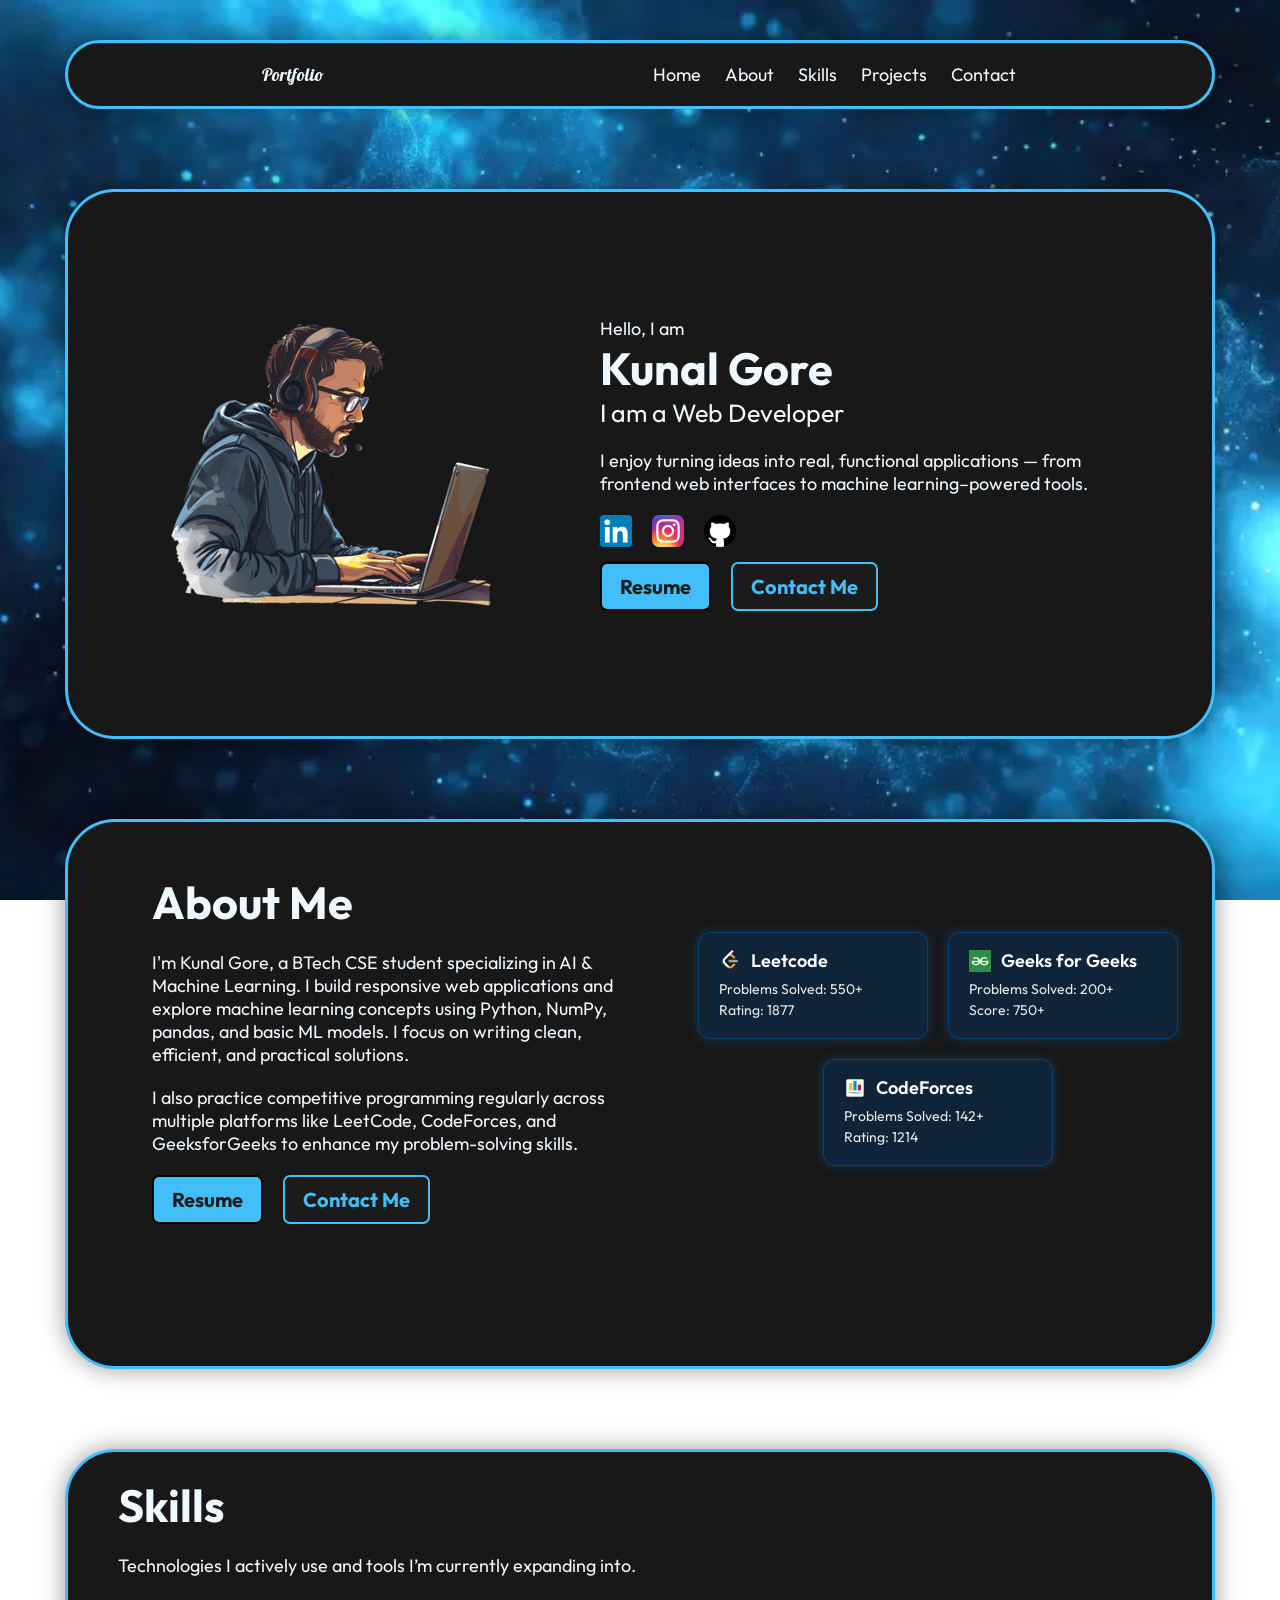
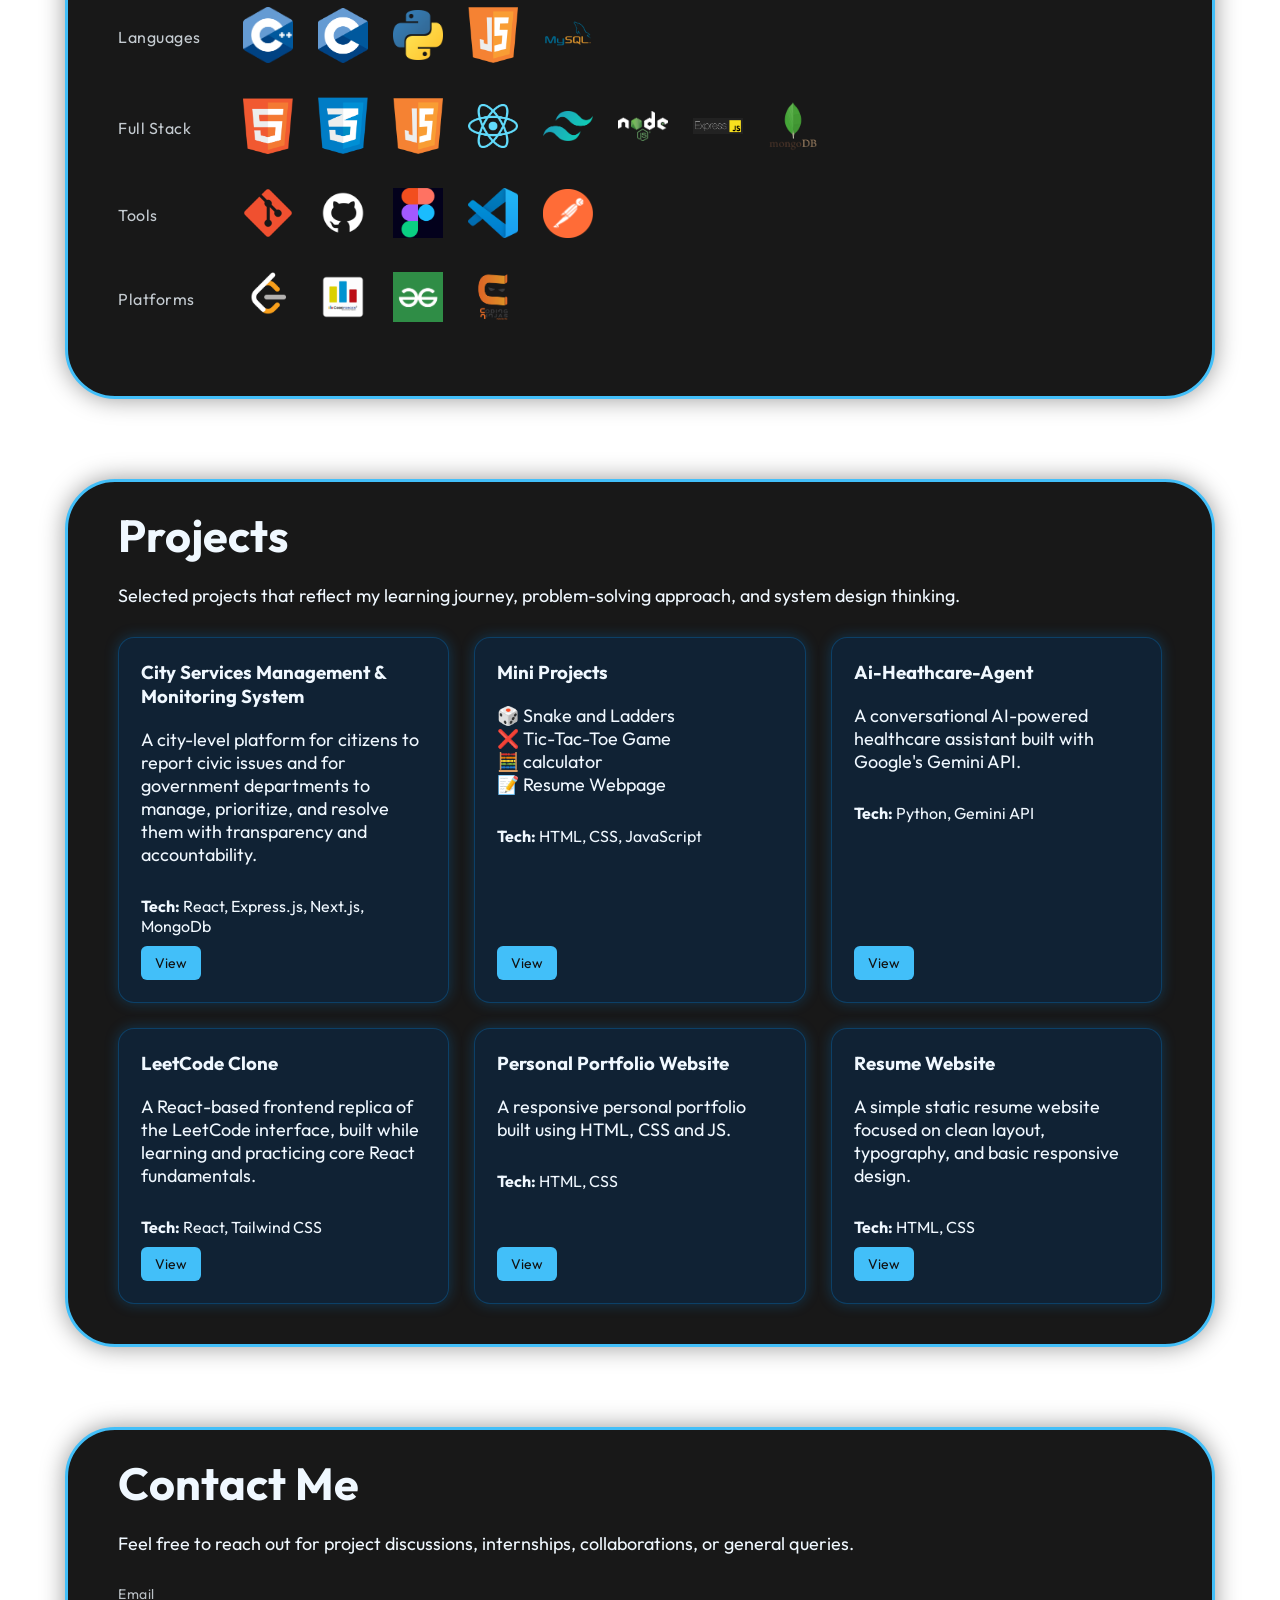
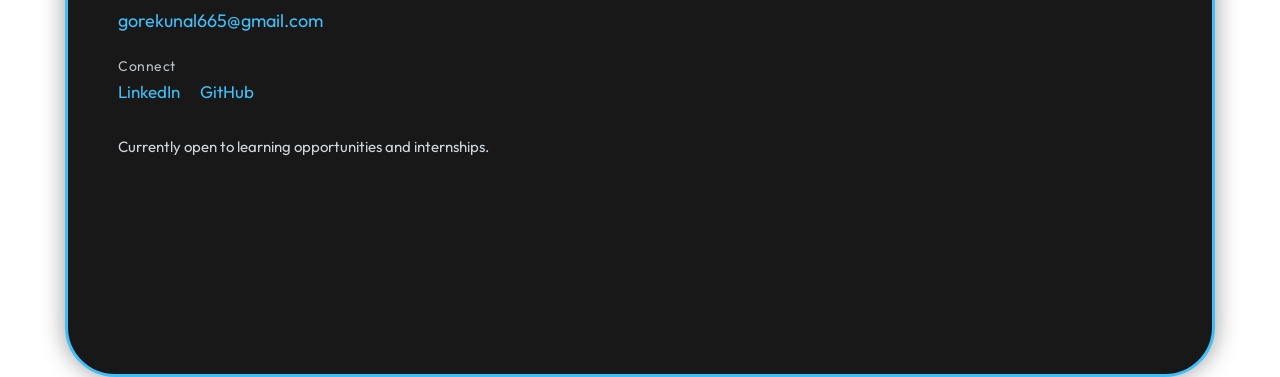
<file: index.html>
<!DOCTYPE html>
<html lang="en">

<head>
    <meta charset="UTF-8">
    <meta name="viewport" content="width=device-width, initial-scale=1.0">
    <title>Kunal-Portfolio</title>
    <link rel="stylesheet" href="style.css">
    <link rel="stylesheet" href="media.css">
    <link href="https://fonts.googleapis.com/css2?family=Outfit:wght@300;400;500;600;700&display=swap" rel="stylesheet">
    <link href="https://fonts.googleapis.com/css2?family=Lobster&display=swap" rel="stylesheet">

</head>

<body>
    <main>
        <section class="box nav-box">
            <header>
                <nav>
                    <div class="left">Portfolio</div>
                    <div class="right">
                        <ul>
                            <li><a href="#home">Home</a></li>
                            <li><a href="#about">About</a></li>
                            <li><a href="#skills">Skills</a></li>
                            <li><a href="#projects">Projects</a></li>
                            <li><a href="#contact">Contact</a></li>
                        </ul>
                    </div>
                </nav>
            </header>
        </section>

        <section class=" box first" id="home">
            <div class="first">
                <div class="leftsection">
                    <img src="Images/bg.png" alt="Profile Illustration">
                </div>
                <div class="rightsection">
                    <div class="hello">Hello, I am </div>
                    <div class="name"><b>Kunal Gore</b></div>
                    <div class="sub_title">I am a Web Developer</div>
                    <div class="small_1">I enjoy turning ideas into real, functional applications — from frontend
                        web
                        interfaces to machine learning–powered tools.</div>

                    <div>
                        <ul class="socialHandels">
                            <li>
                                <a href="https://www.linkedin.com/in/kunalgore665" target="_blank">
                                    <img src="Images/Logos/li.png" alt="LinkedIn">
                                </a>
                            </li>
                            <li>
                                <a href="https://www.instagram.com/kunalgore_11/" target="_blank">
                                    <img src="Images/Logos/ig.webp" alt="Instagram">
                                </a>
                            </li>
                            <li>
                                <a href="https://github.com/KunalGore2005" target="_blank">
                                    <img src="Images/Logos/gh.webp" alt="GitHub">
                                </a>
                            </li>
                        </ul>
                    </div>
                    <div class="resume">
                        <ul class="buttons_1">
                            <li><a href="https://mini-projects-six-ashen.vercel.app/Resume/resume.html" target="_blank"><b>Resume</b></a></li>
                            <li class="button_2"><b>Contact Me</b></li>
                        </ul>
                    </div>
                </div>
            </div>
        </section>

        <section class="box second" id="about">
            <div class="first second">
                <div class="leftsecond leftsection ">
                    <h1 class="name">About Me</h1>
                    <div class="small_1">I'm Kunal Gore, a BTech CSE student specializing in AI & Machine Learning. I
                        build responsive web applications and explore machine learning concepts using Python, NumPy,
                        pandas, and basic ML models. I focus on writing clean, efficient, and practical solutions.
                    </div>
                    <div class="small_1">
                        I also practice competitive programming regularly across multiple platforms like LeetCode,
                        CodeForces,
                        and GeeksforGeeks to enhance my problem-solving skills.
                    </div>
                    <div>
                        <ul class="buttons_1">
                            <li><a href="https://mini-projects-six-ashen.vercel.app/Resume/resume.html" target="_blank"><b>Resume</b></a></li>
                            <li class="button_2"><b>Contact Me</b></li>
                        </ul>
                    </div>
                </div>
                <div class="rightsecond rightsection">
                    <div class="stats-section">
                        <div class="stat-card">
                            <div class="stat-title">
                                <img src="Images/Logos/leetcode_icon.png" alt="LeetCode">
                                <a href="https://leetcode.com/u/kunalgore_11/" target="_blank">Leetcode</a>
                            </div>
                            <p>Problems Solved: 550+</p>
                            <p>Rating: 1877</p>
                        </div>

                        <div class="stat-card">
                            <div class="stat-title">
                                <img src="Images/Logos/gfg_icon.png" alt="GFG">
                                <a href="https://www.geeksforgeeks.org/profile/kunalgore11?tab=activity"
                                    target="_blank">Geeks for Geeks</a>
                            </div>
                            <p>Problems Solved: 200+</p>
                            <p>Score: 750+</p>
                        </div>

                        <div class="stat-card">
                            <div class="stat-title">
                                <img src="Images/Logos/codeforces_icon.png" alt="Codeforces">
                                <a href="https://codeforces.com/profile/kunalgore_11" target="_blank">CodeForces</a>
                            </div>
                            <p>Problems Solved: 142+</p>
                            <p>Rating: 1214</p>
                        </div>

                    </div>

                </div>
            </div>
        </section>

        <section class=" box third" id="skills">
            <h1 class="name">Skills</h1>
            <div class="small_1">Technologies I actively use and tools I’m currently expanding into.</div>
            <div class="skill-group">
                <p class="skill-subtitle">Languages</p>
                <ul class="skills-list">
                    <div class="skill-item">
                        <img src="skills-logo/C++.png" alt="C++">
                        <span class="skill-name">C++</span>
                    </div>
                    <div class="skill-item">
                        <img src="skills-logo/C.png" alt="C">
                        <span class="skill-name">C</span>
                    </div>
                    <div class="skill-item">
                        <img src="skills-logo/Py.png" alt="Python">
                        <span class="skill-name">Python</span>
                    </div>
                    <div class="skill-item">
                        <img src="skills-logo/JS.png" alt="JavaScript">
                        <span class="skill-name">JavaScript</span>
                    </div>
                    <div class="skill-item">
                        <img src="skills-logo/SQL.png" alt="SQL">
                        <span class="skill-name">SQL</span>
                    </div>
                </ul>
            </div>

            <div class="skill-group">
                <p class="skill-subtitle">Full Stack</p>
                <ul class="skills-list">
                    <div class="skill-item">
                        <img src="skills-logo/HTML5.png" alt="HTML5">
                        <span class="skill-name">HTML5</span>
                    </div>
                    <div class="skill-item">
                        <img src="skills-logo/CSS3.png" alt="CSS3">
                        <span class="skill-name">CSS3</span>
                    </div>
                    <div class="skill-item">
                        <img src="skills-logo/JS.png" alt="JavaScript">
                        <span class="skill-name">JavaScript</span>
                    </div>
                    <div class="skill-item">
                        <img src="skills-logo/React.png" alt="React">
                        <span class="skill-name">React</span>
                    </div>
                    <div class="skill-item">
                        <img src="skills-logo/Tailwind.png" alt="Tailwind CSS">
                        <span class="skill-name">Tailwind CSS</span>
                    </div>
                    <div class="skill-item">
                        <img src="skills-logo/NodeJs.png" alt="Node.js">
                        <span class="skill-name">Node.js</span>
                    </div>
                    <div class="skill-item">
                        <img src="skills-logo/ExpressJs.png" alt="Express.js">
                        <span class="skill-name">Express.js</span>
                    </div>
                    <div class="skill-item">
                        <img src="skills-logo/MongoDB.png" alt="MongoDB">
                        <span class="skill-name">MongoDB</span>
                    </div>
                </ul>
            </div>

            <div class="skill-group">
                <p class="skill-subtitle">Tools</p>
                <ul class="skills-list">
                    <div class="skill-item">
                        <img src="skills-logo/GIT.png" alt="Git">
                        <span class="skill-name">Git</span>
                    </div>
                    <div class="skill-item">
                        <img src="skills-logo/GitHub.png" alt="GitHub">
                        <span class="skill-name">GitHub</span>
                    </div>
                    <div class="skill-item">
                        <img src="skills-logo/Figma.png" alt="Figma">
                        <span class="skill-name">Figma</span>
                    </div>
                    <div class="skill-item">
                        <img src="skills-logo/VS.png" alt="Visual Studio">
                        <span class="skill-name">Visual Studio</span>
                    </div>
                    <div class="skill-item">
                        <img src="skills-logo/Postman.png" alt="Postman">
                        <span class="skill-name">Postman</span>
                    </div>
                </ul>
                
            </div>
            <div class="skill-group">
                <p class="skill-subtitle">Platforms</p>
                <ul class="skills-list">
                    <div class="skill-item">
                        <img src="Images/Logos/leetcode_icon.png" alt="LeetCode">
                        <span class="skill-name">LeetCode</span>
                    </div>
                    <div class="skill-item">
                        <img src="Images/Logos/codeforces_icon.png" alt="Codeforces">
                        <span class="skill-name">Codeforces</span>
                    </div>
                    <div class="skill-item">
                        <img src="Images/Logos/gfg_icon.png" alt="GeeksforGeeks">
                        <span class="skill-name">GeeksforGeeks</span>
                    </div>
                    <div class="skill-item">
                        <img src="skills-logo/Coding_ninjas.png" alt="Coding Ninjas">
                        <span class="skill-name">Coding Ninjas</span>
                    </div>
                </ul>
            </div>
        </section>

        <section class="box fourth" id="projects">
            <h1 class="name">Projects</h1>
            <div class="small_1">
                Selected projects that reflect my learning journey, problem-solving approach, and system design
                thinking.
            </div>

            <div class="projects-grid">

                <!-- MAIN PROJECT -->
                <div class="project-card">
                    <h3 class="project-title">City Services Management & Monitoring System</h3>
                    <p class="project-desc small_1">
                        A city-level platform for citizens to report civic issues and for government departments
                        to manage, prioritize, and resolve them with transparency and accountability.
                    </p>
                    <p class="project-tech">
                        <b>Tech:</b> React, Express.js, Next.js, MongoDb
                    </p>
                    <div class="project-actions">
                        <a href="https://city-service-monitoring-system.netlify.app/" target="_blank" class="project-btn">View</a>
                    </div>
                </div>

                <!-- Mini PROJECTs -->
                <div class="project-card">
                    <h3 class="project-title">Mini Projects</h3>
                    <p class="project-desc small_1">
                        🎲 Snake and Ladders <br>
                        ❌ Tic-Tac-Toe Game <br>
                        🧮 calculator <br>
                        📝 Resume Webpage <br>
                    </p>
                    <p class="project-tech">
                        <b>Tech:</b> HTML, CSS, JavaScript
                    </p>
                    <div class="project-actions">
                        <a href="https://mini-projects-six-ashen.vercel.app/" target="_blank" class="project-btn">View</a>
                    </div>
                </div>

                <!-- AI-Agent PROJECT -->
                <div class="project-card">
                    <h3 class="project-title">Ai-Heathcare-Agent</h3>
                    <p class="project-desc small_1">
                        A conversational AI-powered healthcare assistant built with Google's Gemini API.
                    </p>
                    <p class="project-tech">
                        <b>Tech:</b> Python, Gemini API
                    </p>
                    <div class="project-actions">
                        <a href="https://github.com/KunalGore2005/Healthcare_AiAgent" target="_blank" class="project-btn">View</a>
                    </div>
                </div>

                <!-- LeetCode Clone PROJECT -->
                <div class="project-card small">
                    <h3 class="project-title">LeetCode Clone</h3>
                    <p class="project-desc small_1">
                        A React-based frontend replica of the LeetCode interface, built while learning and practicing core React fundamentals.
                    </p>
                    <p class="project-tech">
                        <b>Tech:</b> React, Tailwind CSS
                    </p>
                    <div class="project-actions">
                        <a href="https://leet-code-clone-delta.vercel.app/" target="_blank" class="project-btn">View</a>
                    </div>
                </div>

                <!-- PORTFOLIO PROJECT -->
                <div class="project-card">
                    <h3 class="project-title">Personal Portfolio Website</h3>
                    <p class="project-desc small_1">
                        A responsive personal portfolio built using HTML, CSS and JS.
                    </p>
                    <p class="project-tech">
                        <b>Tech:</b> HTML, CSS
                    </p>
                    <div class="project-actions">
                        <a href="#" target="_blank" class="project-btn">View</a>
                    </div>
                </div>

                <!-- RESUME PROJECT -->
                <div class="project-card small">
                    <h3 class="project-title">Resume Website</h3>
                    <p class="project-desc small_1">
                        A simple static resume website focused on clean layout, typography,
                        and basic responsive design.
                    </p>
                    <p class="project-tech">
                        <b>Tech:</b> HTML, CSS
                    </p>
                    <div class="project-actions">
                        <a href="#" target="_blank" class="project-btn">View</a>
                    </div>
                </div>

            </div>

        </section>

        <section class="box fifth" id="contact">
            <h1 class="name">Contact Me</h1>

            <div class="small_1">
                Feel free to reach out for project discussions, internships, collaborations, or general queries.
            </div>

            <div class="contact-wrapper">

                <div class="contact-item">
                    <span class="contact-label">Email</span>
                    <a href="mailto:gorekunal665@gmail.com" class="contact-value">
                        gorekunal665@gmail.com
                    </a>
                </div>

                <div class="contact-item">
                    <span class="contact-label">Connect</span>
                    <div class="contact-links">
                        <a href="https://www.linkedin.com/in/kunalgore665" target="_blank">LinkedIn</a>
                        <a href="https://github.com/KunalGore2005" target="_blank">GitHub</a>
                    </div>
                </div>

                <div class="contact-status">
                    Currently open to learning opportunities and internships.
                </div>

            </div>
        </section>


    </main>
</body>

</html>
</file>
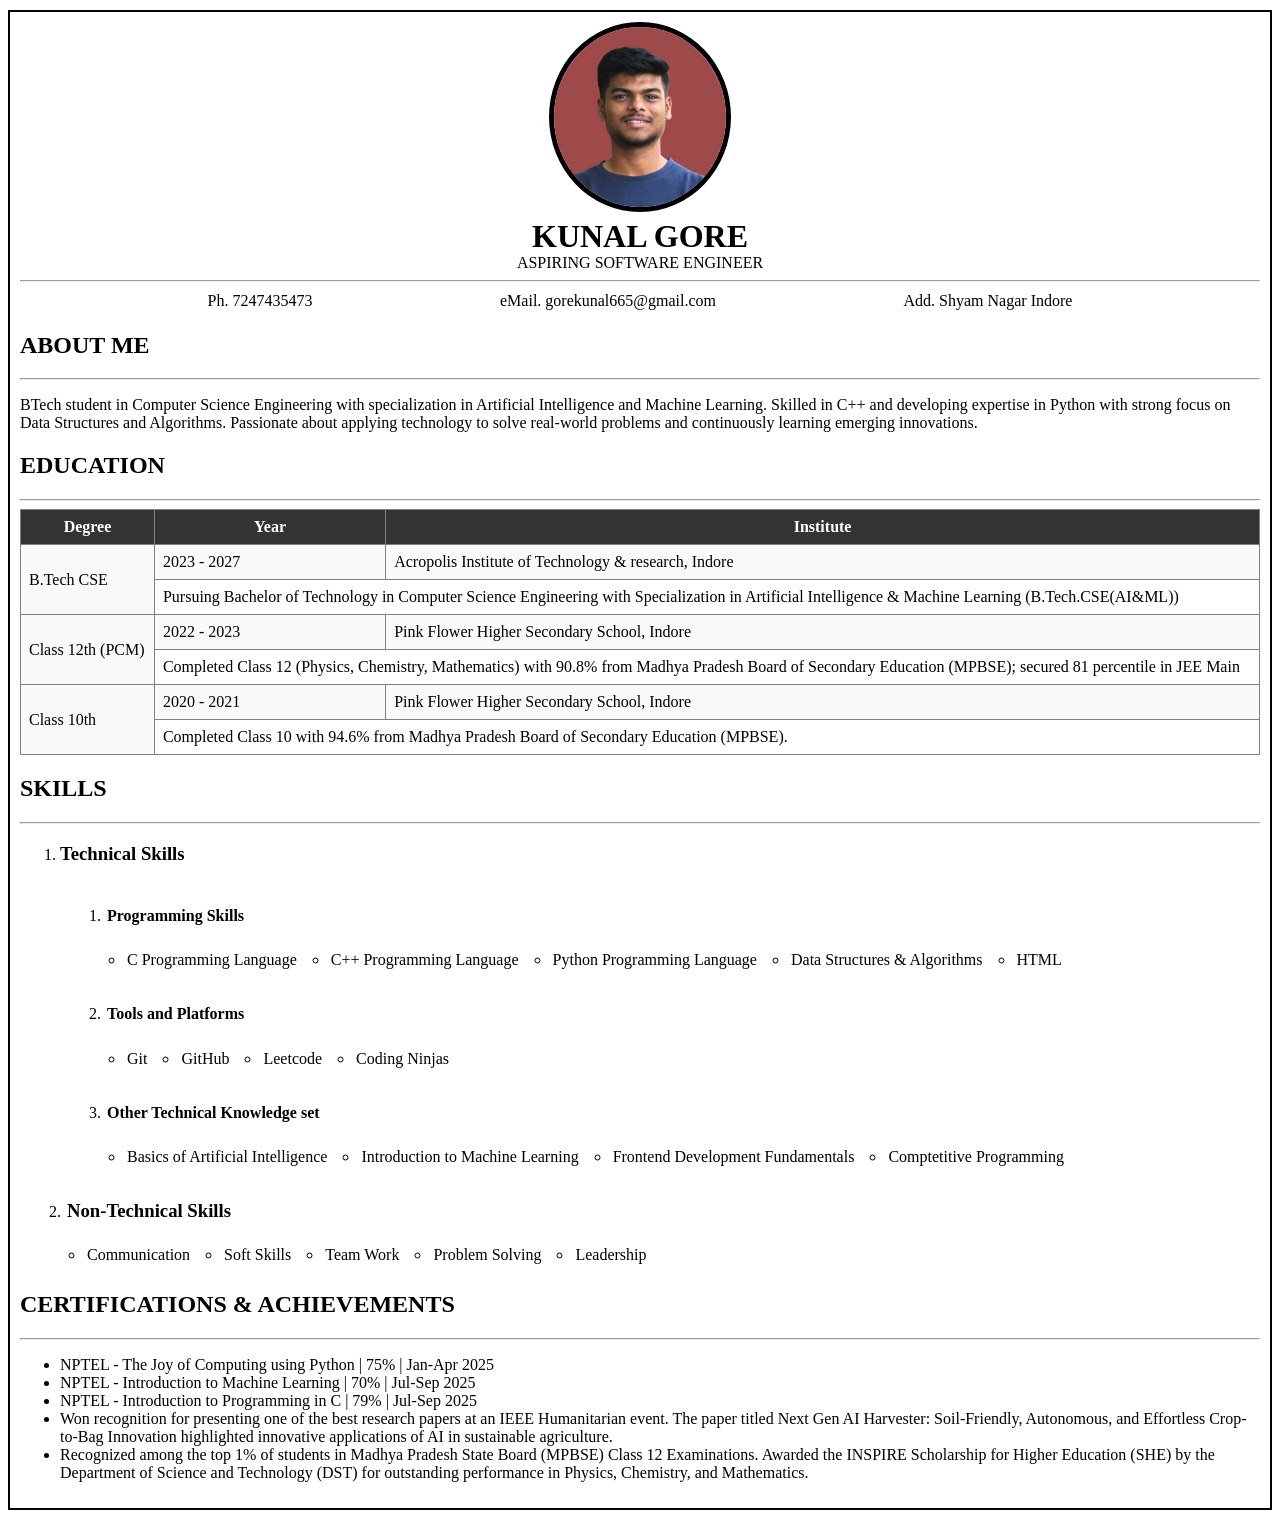
<file: resume.html>
<!DOCTYPE html>
<html lang="en">

<head>
    <meta charset="UTF-8">
    <meta name="viewport" content="width=device-width, initial-scale=1.0">
    <title>Resume</title>
    <link rel="stylesheet" href="resume.css">
</head>

<body>
    <div class="page">
        <header>
            <img id="image" src="Images/Pasportsize1.jpeg" height="180">
            <h1>KUNAL GORE</h1>
            <P>ASPIRING SOFTWARE ENGINEER</P>
            <hr>
            <ul id="info" class="mbox">

                <li class="mbox">Ph. 7247435473</li>
                <li class="mbox">eMail. gorekunal665@gmail.com</li>
                <li class="mbox">Add. Shyam Nagar Indore</li>
            </ul>
        </header>
        <main>
            <h2>ABOUT ME</h2>
            <hr>
            <p id="About">BTech student in Computer Science Engineering with specialization in Artificial Intelligence
                and
                Machine
                Learning. Skilled in C++ and developing expertise in Python with strong focus on Data Structures and
                Algorithms.
                Passionate about applying technology to solve real-world problems and continuously learning emerging
                innovations.</p>
            <h2>Education</h2>
            <hr>
            <table border="1" cellpadding="8">
                <tr>
                    <th>Degree</th>
                    <th>Year</th>
                    <th>Institute</th>
                </tr>
                <tr>
                    <td rowspan="2">B.Tech CSE</td>
                    <td>2023 - 2027</td>
                    <td>Acropolis Institute of Technology & research, Indore</td>
                </tr>
                <tr>
                    <td colspan="2">Pursuing Bachelor of Technology in Computer Science Engineering with Specialization in
                        Artificial Intelligence & Machine Learning (B.Tech.CSE(AI&ML))</td>
                </tr>
                <tr>
                    <td rowspan="2">Class 12th (PCM)</td>
                    <td>2022 - 2023</td>
                    <td>Pink Flower Higher Secondary School, Indore</td>
                </tr>
                <tr>
                    <td colspan="2">Completed Class 12 (Physics, Chemistry, Mathematics) with 90.8% from Madhya
                        Pradesh Board of Secondary Education (MPBSE); secured 81 percentile in JEE
                        Main</td>
                </tr>
                <tr>
                    <td rowspan="2">Class 10th</td>
                    <td>2020 - 2021</td>
                    <td>Pink Flower Higher Secondary School, Indore</td>
                </tr>
                <tr>
                    <td colspan="2">Completed Class 10 with 94.6% from Madhya Pradesh Board of Secondary Education (MPBSE).</td>
                </tr>
            </table>

            
            <h2>Skills</h2>
            <hr>
            <ol>
                <li>
                    <h3>Technical Skills</h3>
                </li>
                <ol>
                    <li class="mbox">
                        <h4>Programming Skills</h4>
                        <ul class="skills">
                            <li class="sbox">C Programming Language</li>
                            <li class="sbox">C++ Programming Language</li>
                            <li class="sbox">Python Programming Language</li>
                            <li class="sbox">Data Structures & Algorithms</li>
                            <li class="sbox">HTML</li>
                        </ul>
                    </li>
                    <li class="mbox">
                        <h4>Tools and Platforms</h4>
                        <ul class="skills">
                            <li class="sbox">Git</li>
                            <li class="sbox">GitHub</li>
                            <li class="sbox">Leetcode</li>
                            <li class="sbox">Coding Ninjas</li>
                        </ul>
                    </li>
                    <li class="mbox">
                        <h4>Other Technical Knowledge set</h4>
                        <ul class="skills">
                            <li class="sbox">Basics of Artificial Intelligence</li>
                            <li class="sbox">Introduction to Machine Learning</li>
                            <li class="sbox">Frontend Development Fundamentals</li>
                            <li class="sbox">Comptetitive Programming</li>
                        </ul>
                    </li>
                </ol>

                <li class="mbox">
                    <h3>Non-Technical Skills</h3>
                    <ul class="skills">

                        <li class="sbox">Communication</li>
                        <li class="sbox">Soft Skills</li>
                        <li class="sbox">Team Work</li>
                        <li class="sbox">Problem Solving </li>
                        <li class="sbox">Leadership</li>
                    </ul>
                </li>
            </ol>

            <h2>Certifications & Achievements</h2>
            <hr>
            <ul>
                <li>NPTEL - The Joy of Computing using Python | 75% | Jan-Apr 2025</li>
                <li>NPTEL - Introduction to Machine Learning | 70% | Jul-Sep 2025</li>
                <li>NPTEL - Introduction to Programming in C | 79% | Jul-Sep 2025</li>
                <li>Won recognition for presenting one of the best research papers at an IEEE
                    Humanitarian event. The paper titled Next Gen AI Harvester: Soil-Friendly,
                    Autonomous, and Effortless Crop-to-Bag Innovation highlighted innovative
                    applications of AI in sustainable agriculture.</li>
                <li>Recognized among the top 1% of students in Madhya Pradesh State Board (MPBSE)
                    Class 12 Examinations. Awarded the INSPIRE Scholarship for Higher Education (SHE) by
                    the Department of Science and Technology (DST) for outstanding performance in
                    Physics, Chemistry, and Mathematics.</li>
            </ul>
        </main>
    </div>
</body>

</html>
</file>
<file: style.css>
* {
    margin: 0;
    padding: 0;
    box-sizing: border-box;
    font-family: 'Outfit', sans-serif;
}

html, body {
    height: 100%;
}

body {
    background: url("Images/Background1.webp") no-repeat center center / cover;
    background-attachment: fixed;
    color: aliceblue;
}

.left {
    font-family: 'Lobster', cursive;
}

.box {
    display: block;
    width: 100%;
    max-width: 1150px;
    min-height: 550px;
    margin: 80px auto;
    padding: 25px 50px 40px;
    border: 3px solid #42bff9;
    background-color: #181818;
    border-radius: 50px;
    box-shadow: 0 0 25px rgba(0, 0, 0, 0.4);
    backdrop-filter: blur(8px);
}

.nav-box {
    min-height: auto;
    padding: 20px 30px;
    margin: 40px auto;
    max-width: 1150px;
}

nav {
    display: flex;
    justify-content: space-around;
    align-items: center;
    font-size: 18px;
}

nav ul {
    display: flex;
    gap: 20px
}

nav ul li {
    list-style: none;
}

nav ul li a {
    text-decoration: none;
    color: inherit;
    position: relative;
    padding: 4px 2px;
}

nav ul li a::after {
    content: "";
    position: absolute;
    left: 0;
    bottom: -4px;
    width: 0%;
    height: 2px;
    background-color: #42bff9;
    transition: width 0.25s ease;
}

nav ul li a:hover::after {
    width: 100%;
}

a {
    text-decoration: none;
    color: inherit;
}

.first {
    display: flex;
    justify-content: space-around;
    align-items: center;
    gap: 1px;
    padding: 20px;
    flex-wrap: wrap;
}

.leftsection {
    width: 35%;
    justify-content: center;
}

.rightsection {
    width: 50%;
}

.leftsection img {
    max-width: 100%;
    height: auto;
}

.name {
    font-size: 45px;
}

.hello {
    font-size: 18px;
}

.sub_title {
    font-size: 25px;
}

.small_1 {
    font-size: 18px;
    margin: 20px 0px;
}

.socialHandels {
    display: flex;
    gap: 20px;
    margin-top: 10px;
}

.socialHandels li {
    list-style: none;
}

.socialHandels li a img {
    width: 32px;
    height: 32px;
    display: block;
    cursor: pointer;
}

.socialHandels li a img:hover {
    opacity: 0.7;
}

.buttons_1 {
    list-style: none;
    display: flex;
    gap: 20px;
    margin-top: 15px;
}

.buttons_1 li {
    border: 2px solid black;
    border-radius: 7px;
    padding: 10px 18px;
    background-color: #42bff9;
    color: rgb(28, 27, 27);
    font-size: 20px;
    cursor: pointer;
}

.buttons_1 li:hover {
    opacity: 0.7;
    transition: 0.2s;
    transform: translateY(-4px);
    box-shadow: 0 0 18px rgba(0, 180, 255, 0.45);
}

.buttons_1 li.button_2 {
    background-color: rgb(28, 27, 27);
    color: #42bff9;
    border-color: #42bff9;
}

.second{
    padding: 25px 15px;
}

.leftsecond {
    width: 45%;
}

.rightsecond {
    width: 35%;
    padding:60px 0px;
    display: flex;
    justify-content: center;
    align-items: center;
}

.stats-section {
    display: grid;
    grid-template-columns: repeat(2, auto);
    justify-content: center;
    gap: 20px;
}

.stats-section .stat-card:nth-child(3) {
    grid-column: 1 / span 2;
    justify-self: center;
}

.stat-card {
    width: 230px;
    background: rgba(0, 60, 120, 0.35);
    backdrop-filter: blur(6px);
    border: 1px solid rgba(0, 150, 255, 0.25);
    border-radius: 12px;
    padding: 16px 20px;
    color: #ffffff;
    font-family: inherit;
    box-shadow: 0 0 12px rgba(0, 150, 255, 0.25);
    transition: 0.2s ease;
}

.stat-card:hover {
    transform: translateY(-4px);
    box-shadow: 0 0 18px rgba(0, 180, 255, 0.45);
}

.stat-title {
    font-size: 18px;
    font-weight: 600;
    display: flex;
    align-items: center;
    gap: 10px;
    margin-bottom: 8px;
}

.stat-title img {
    width: 22px;
    height: 22px;
}

.stat-card p {
    margin: 3px 0;
    font-size: 14px;
    opacity: 0.9;
}
.skill-group {
    display: flex;
    align-items: center;
    margin-top: 10px;
    gap: 20px;
}

.skill-subtitle {
    width: 100px;
    margin: 10px 0 10px;
    font-size: 16px;
    opacity: 0.8;
    letter-spacing: 0.5px;
}

.skills-list {
    display: flex;
    align-items: center;
    flex-wrap: wrap;
    gap: 15px;
    padding: 0;
}

.skill-item {
    position: relative;
    display: inline-block;
    cursor: pointer;
}

.skill-item img {
    width: 50px;
    margin: 10px 5px;
    transition: 0.3s ease;
}

.skill-item img:hover {
    opacity: 0.7;
    transform: translateY(-8px);
}

.skill-name {
    position: absolute;
    bottom: -10px;
    left: 50%;
    transform: translateX(-50%);

    background-color: #111;
    color: white;

    padding: 5px 10px;
    border-radius: 6px;

    font-size: 12px;
    white-space: nowrap;

    opacity: 0;
    visibility: hidden;

    transition: 0.3s ease;
    pointer-events: none;
}

.skill-item:hover .skill-name {
    opacity: 1;
    visibility: visible;
}

/* ===== PROJECTS SECTION (SCALABLE) ===== */

.projects-grid {
    display: grid;
    grid-template-columns: repeat(auto-fit, minmax(280px, 1fr));
    gap: 25px;
    margin-top: 30px;
    align-items: stretch;
}

.project-card {
    display: flex;
    flex-direction: column;
    justify-content: space-between;
    background: rgba(0, 60, 120, 0.3);
    border: 1px solid rgba(0, 150, 255, 0.25);
    border-radius: 16px;
    padding: 22px;
    box-shadow: 0 0 14px rgba(0, 150, 255, 0.25);
    transition: transform 0.25s ease, box-shadow 0.25s ease;
}

.project-tech {
    margin: 10px 0px;
}

.project-card:hover {
    transform: translateY(-6px);
    box-shadow: 0 0 22px rgba(0, 180, 255, 0.45);
}
.project-actions {
    margin-top: auto;
    display: flex;
    gap: 12px;
    flex-wrap: wrap;
}
.project-btn {
    padding: 8px 14px;
    border-radius: 6px;
    background-color: #42bff9;
    color: #111;
    font-size: 14px;
    text-decoration: none;
    transition: opacity 0.2s ease, transform 0.2s ease;
}
.project-btn:hover {
    opacity: 0.8;
    transform: translateY(-2px);
}


/* ===== CONTACT SECTION ===== */

.contact-wrapper {
    margin-top: 30px;
    display: flex;
    flex-direction: column;
    gap: 25px;
    max-width: 600px;
}

.contact-item {
    display: flex;
    flex-direction: column;
    gap: 6px;
}

.contact-label {
    font-size: 14px;
    opacity: 0.75;
    letter-spacing: 0.5px;
}

.contact-value {
    font-size: 18px;
    color: #42bff9;
    text-decoration: none;
}

.contact-value:hover {
    text-decoration: underline;
}

.contact-links {
    display: flex;
    gap: 20px;
}

.contact-links a {
    font-size: 17px;
    color: #42bff9;
    text-decoration: none;
    position: relative;
}

.contact-links a::after {
    content: "";
    position: absolute;
    left: 0;
    bottom: -3px;
    width: 0%;
    height: 2px;
    background-color: #42bff9;
    transition: width 0.25s ease;
}

.contact-links a:hover::after {
    width: 100%;
}

.contact-status {
    font-size: 15px;
    opacity: 0.85;
    margin-top: 10px;
}
</file>
<file: media.css>
@media(max-width:768px) {
    
    nav {
        flex-direction: column;
        gap: 12px;
    }

    .first {
        flex-direction: column;
        text-align: center;
    }

    .leftsection, .rightsection, .leftsecond, .rightsecond {
        width: 100%;
    }

    .rightsecond{
        padding: 20px 0;
    }

    .socialHandels ,.buttons_1{
        justify-content: center;
    }

    .stats-section {
        grid-template-columns: 1fr;
    }

    .stats-section .stat-card:nth-child(3) {
        grid-column: auto;
    }

    .name {
        font-size: 40px;
    }

    .sub_title {
        font-size: 28px;
    }

    .small_1 {
        font-size: 18px;
    }

    .buttons_1 {
        justify-content: center;
    }

    .skills-list img {
        width: 50px;
        margin: 8px 4px;
    }
}

@media (max-width: 480px) {
    nav {
        font-size: 15px;
    }

    .name {
        font-size: 34px;
    }

    .sub_title {
        font-size: 22px;
    }

    .small_1 {
        font-size: 16px;
    }

    .buttons_1 li{
        font-size: 15px;
        padding: 8px 14px;
    }

    .project-card img {
        width: 100%;
        max-width: 280px;
    }

    .skill-group {
        display: flex;
        flex-direction: column;
        align-items: start;
        margin-top: 5px;
        gap: 2px;
    }

    .skills-list img {
        width: 40px;
        margin: 6px 3px;
    }

}
</file>
<file: resume.css>
.page{
    margin:10px auto;
    border:2px;
    padding: 10px;
    border-color:black;
    border-style: solid;
}
main{
    font-family: 'Times New Roman', monospace;
}
header{
    text-align:center;
    align-items: center;
    line-height: 0.2;
}
#info{
    list-style: none;
    display: flex;
    justify-content: space-evenly;
}
h2{
    text-transform: uppercase;
}
.skills{
    display:flex;
    justify-content:left;
    list-style:circle;
    margin:1px;
    padding:2px;
    
}
.sbox{
    margin:1px 15px;
    padding:2px;
}
.mbox{
    margin:5px;
    padding:2px;
}
#image{
    border:5px solid;
    border-color: black;
    border-radius: 50%;
}
table{
    width:100%;
    border-collapse: collapse;
}
td,th{
    word-wrap: break-word;
    padding:8px;
}
table tr:nth-child(even) {
    background-color: #f9f9f9;
}
th {
    background-color: #333;
    color: white;
}
</file>
